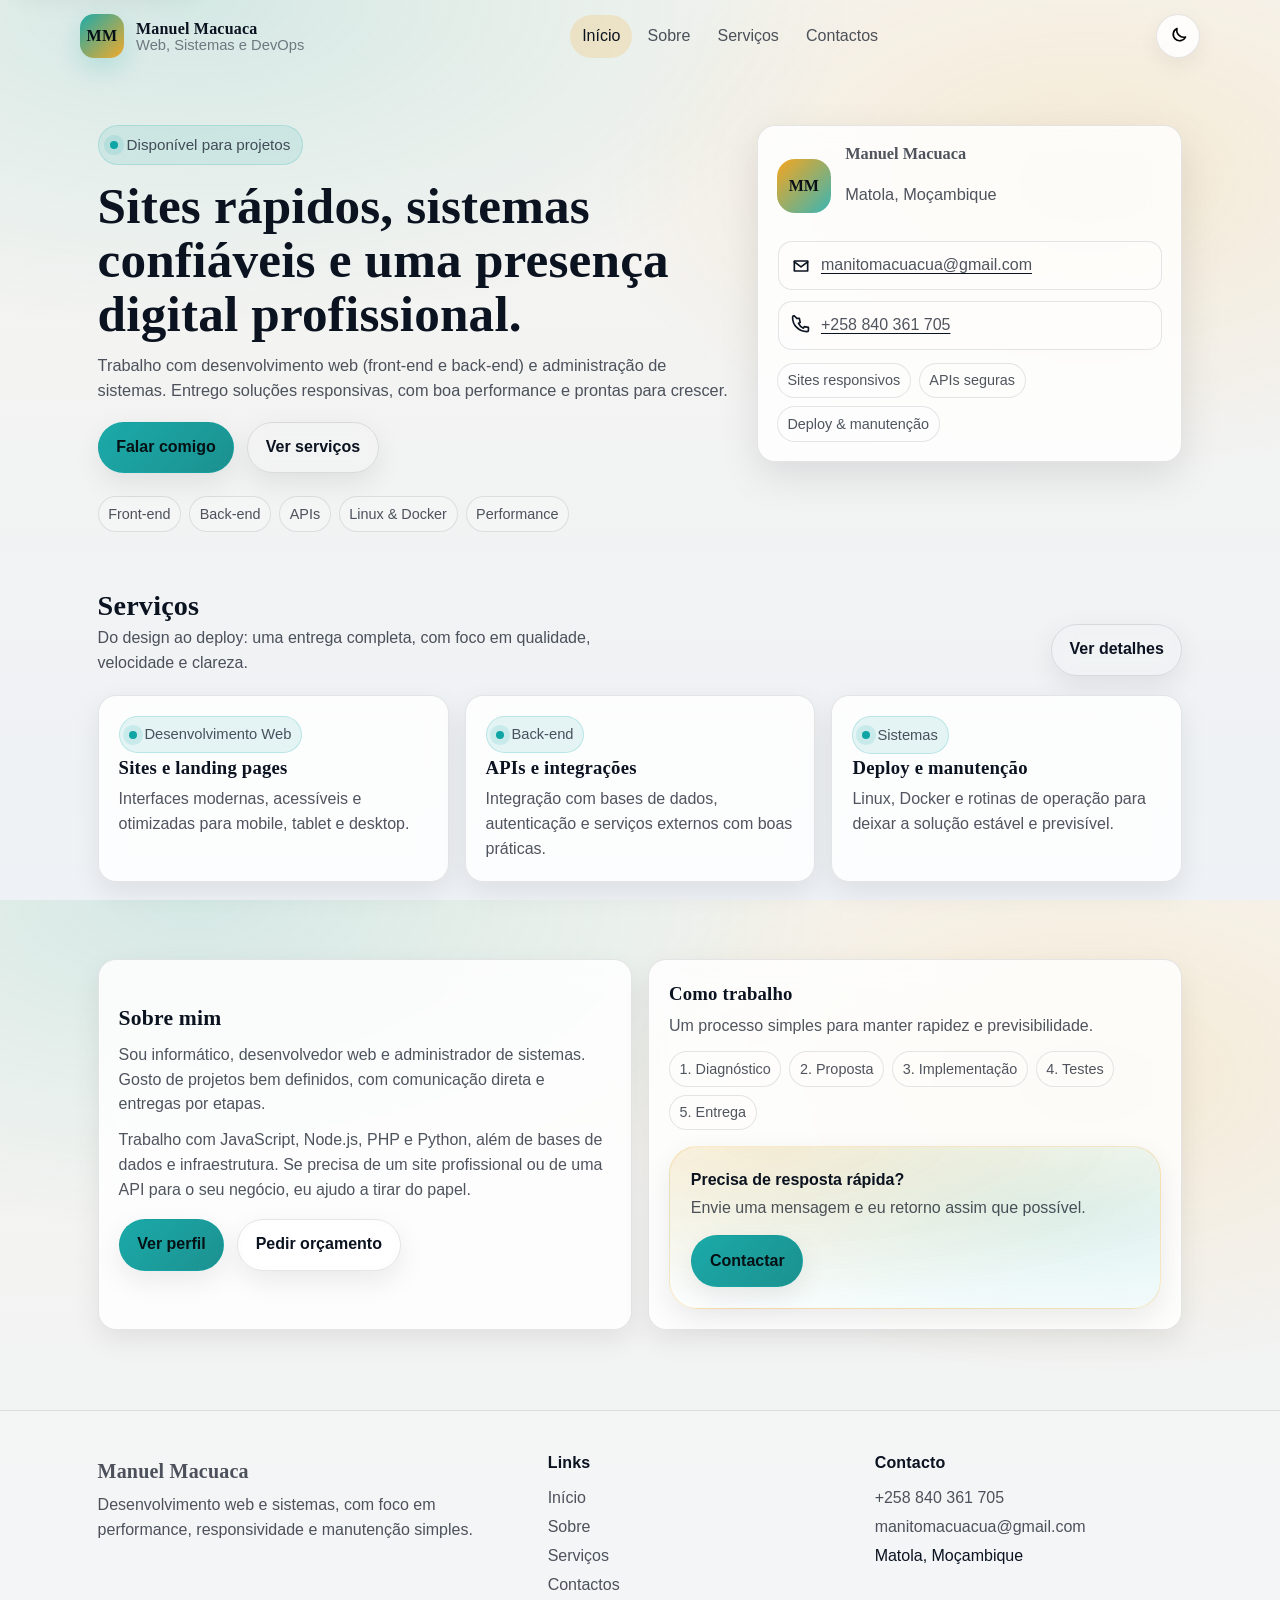
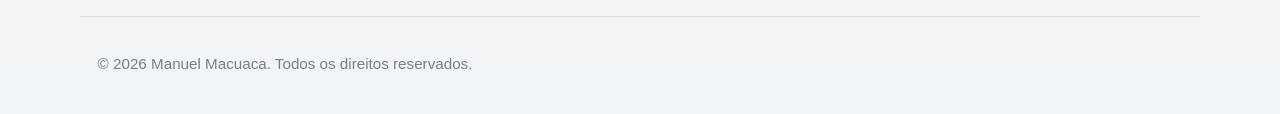
<file: index.html>
<!doctype html>
<html lang="pt-br">
  <head>
    <meta charset="utf-8">
    <meta name="viewport" content="width=device-width, initial-scale=1">
    <title>Manuel Macuaca | Desenvolvedor Web e Sistemas</title>
    <meta name="description" content="Sites modernos e responsivos, APIs seguras e apoio em sistemas. Desenvolvimento web e DevOps com foco em performance e qualidade.">
    <meta name="theme-color" content="#0ea5a4">
    <link rel="stylesheet" href="style.css">
  </head>
  <body>
    <a class="skip-link" href="#conteudo">Saltar para o conteúdo</a>

    <header class="site-header" data-header>
      <div class="container header-inner">
        <a class="brand" href="index.html" aria-label="Página inicial">
          <span class="brand-mark" aria-hidden="true">MM</span>
          <span class="brand-text">
            <span class="brand-name">Manuel Macuaca</span>
            <span class="brand-role">Web, Sistemas e DevOps</span>
          </span>
        </a>

        <nav class="site-nav" id="siteNav" data-nav aria-label="Navegação principal">
          <a href="index.html">Início</a>
          <a href="sobre.html">Sobre</a>
          <a href="servicos.html">Serviços</a>
          <a href="contactos.html">Contactos</a>
        </nav>

        <div class="header-actions">
          <button class="icon-btn" type="button" data-theme-toggle aria-label="Alternar tema" title="Alternar tema">
            <svg class="icon icon-moon" viewBox="0 0 24 24" fill="none" aria-hidden="true">
              <path d="M21 13.2A8.4 8.4 0 0 1 10.8 3a7.7 7.7 0 1 0 10.2 10.2Z" stroke="currentColor" stroke-width="2" stroke-linecap="round" stroke-linejoin="round"/>
            </svg>
            <svg class="icon icon-sun" viewBox="0 0 24 24" fill="none" aria-hidden="true">
              <path d="M12 18a6 6 0 1 0 0-12 6 6 0 0 0 0 12Z" stroke="currentColor" stroke-width="2"/>
              <path d="M12 2v2M12 20v2M4 12H2M22 12h-2M5.6 5.6 4.2 4.2M19.8 19.8l-1.4-1.4M18.4 5.6l1.4-1.4M4.2 19.8l1.4-1.4" stroke="currentColor" stroke-width="2" stroke-linecap="round"/>
            </svg>
          </button>

          <button class="icon-btn nav-btn" type="button" data-nav-toggle aria-controls="siteNav" aria-label="Abrir menu" aria-expanded="false" title="Menu">
            <svg class="icon" viewBox="0 0 24 24" fill="none" aria-hidden="true">
              <path d="M4 7h16M4 12h16M4 17h16" stroke="currentColor" stroke-width="2" stroke-linecap="round"/>
            </svg>
          </button>
        </div>
      </div>

      <div class="nav-overlay" data-nav-overlay hidden></div>
    </header>

    <main id="conteudo">
      <section class="hero">
        <div class="container hero-grid">
          <div>
            <div class="kicker"><span class="kicker-dot" aria-hidden="true"></span>Disponível para projetos</div>
            <h1>Sites rápidos, sistemas confiáveis e uma presença digital profissional.</h1>
            <p>Trabalho com desenvolvimento web (front-end e back-end) e administração de sistemas. Entrego soluções responsivas, com boa performance e prontas para crescer.</p>

            <div class="cta-row">
              <a class="btn primary" href="contactos.html">Falar comigo</a>
              <a class="btn ghost" href="servicos.html">Ver serviços</a>
            </div>

            <div class="tag-row" aria-label="Áreas principais">
              <span class="tag">Front-end</span>
              <span class="tag">Back-end</span>
              <span class="tag">APIs</span>
              <span class="tag">Linux & Docker</span>
              <span class="tag">Performance</span>
            </div>
          </div>

          <aside class="hero-card" aria-label="Cartão de contacto rápido">
            <div class="hero-card-top">
              <div class="avatar" aria-hidden="true">MM</div>
              <div>
                <p class="hero-name">Manuel Macuaca</p>
                <p class="hero-meta">Matola, Moçambique</p>
              </div>
            </div>

            <div class="contact-list">
              <a class="contact-item" href="mailto:manitomacuacua@gmail.com">
                <svg class="icon" viewBox="0 0 24 24" fill="none" aria-hidden="true">
                  <path d="M4 6h16v12H4V6Z" stroke="currentColor" stroke-width="2" stroke-linejoin="round"/>
                  <path d="m4 7 8 6 8-6" stroke="currentColor" stroke-width="2" stroke-linecap="round" stroke-linejoin="round"/>
                </svg>
                <span>manitomacuacua@gmail.com</span>
              </a>

              <a class="contact-item" href="tel:+258840361705">
                <svg class="icon" viewBox="0 0 24 24" fill="none" aria-hidden="true">
                  <path d="M7 4h3l1 5-2 1c1.2 2.5 3.3 4.7 5.9 5.9l1-2 5 1v3c0 1.1-.9 2-2 2-9.4 0-17-7.6-17-17 0-1.1.9-2 2-2Z" stroke="currentColor" stroke-width="2" stroke-linecap="round" stroke-linejoin="round"/>
                </svg>
                <span>+258 840 361 705</span>
              </a>
            </div>

            <div class="pill-list" aria-label="O que faço">
              <span class="pill">Sites responsivos</span>
              <span class="pill">APIs seguras</span>
              <span class="pill">Deploy & manutenção</span>
            </div>
          </aside>
        </div>
      </section>

      <section class="section" aria-labelledby="servicosTitulo">
        <div class="container section-header">
          <div>
            <h2 id="servicosTitulo">Serviços</h2>
            <p class="section-lead">Do design ao deploy: uma entrega completa, com foco em qualidade, velocidade e clareza.</p>
          </div>
          <a class="btn ghost" href="servicos.html">Ver detalhes</a>
        </div>

        <div class="container grid cols-3">
          <article class="card">
            <span class="badge">
              <span class="kicker-dot" aria-hidden="true"></span>
              Desenvolvimento Web
            </span>
            <h3 class="card-title">Sites e landing pages</h3>
            <p>Interfaces modernas, acessíveis e otimizadas para mobile, tablet e desktop.</p>
          </article>
          <article class="card">
            <span class="badge">
              <span class="kicker-dot" aria-hidden="true"></span>
              Back-end
            </span>
            <h3 class="card-title">APIs e integrações</h3>
            <p>Integração com bases de dados, autenticação e serviços externos com boas práticas.</p>
          </article>
          <article class="card">
            <span class="badge">
              <span class="kicker-dot" aria-hidden="true"></span>
              Sistemas
            </span>
            <h3 class="card-title">Deploy e manutenção</h3>
            <p>Linux, Docker e rotinas de operação para deixar a solução estável e previsível.</p>
          </article>
        </div>
      </section>

      <section class="section" aria-labelledby="sobreTitulo">
        <div class="container two-col">
          <div class="card prose">
            <h2 id="sobreTitulo">Sobre mim</h2>
            <p>Sou informático, desenvolvedor web e administrador de sistemas. Gosto de projetos bem definidos, com comunicação direta e entregas por etapas.</p>
            <p>
              Trabalho com JavaScript, Node.js, PHP e Python, além de bases de dados e infraestrutura.
              Se precisa de um site profissional ou de uma API para o seu negócio, eu ajudo a tirar do papel.
            </p>
            <div class="cta-row">
              <a class="btn primary" href="sobre.html">Ver perfil</a>
              <a class="btn ghost" href="contactos.html">Pedir orçamento</a>
            </div>
          </div>

          <div class="card">
            <h3 class="card-title">Como trabalho</h3>
            <p>Um processo simples para manter rapidez e previsibilidade.</p>
            <div class="pill-list" aria-label="Processo">
              <span class="pill">1. Diagnóstico</span>
              <span class="pill">2. Proposta</span>
              <span class="pill">3. Implementação</span>
              <span class="pill">4. Testes</span>
              <span class="pill">5. Entrega</span>
            </div>
            <div class="cta-band compact">
              <div class="cta-band-inner">
                <div>
                  <strong>Precisa de resposta rápida?</strong>
                  <p>Envie uma mensagem e eu retorno assim que possível.</p>
                </div>
                <a class="btn primary" href="contactos.html">Contactar</a>
              </div>
            </div>
          </div>
        </div>
      </section>
    </main>

    <footer class="site-footer">
      <div class="container footer-inner">
        <div>
          <p class="footer-title">Manuel Macuaca</p>
          <p>Desenvolvimento web e sistemas, com foco em performance, responsividade e manutenção simples.</p>
        </div>

        <div class="footer-col">
          <h3>Links</h3>
          <ul class="footer-links">
            <li><a href="index.html">Início</a></li>
            <li><a href="sobre.html">Sobre</a></li>
            <li><a href="servicos.html">Serviços</a></li>
            <li><a href="contactos.html">Contactos</a></li>
          </ul>
        </div>

        <div class="footer-col">
          <h3>Contacto</h3>
          <ul class="footer-links">
            <li><a href="tel:+258840361705">+258 840 361 705</a></li>
            <li><a href="mailto:manitomacuacua@gmail.com">manitomacuacua@gmail.com</a></li>
            <li>Matola, Moçambique</li>
          </ul>
        </div>
      </div>

      <div class="container footer-bottom">
        <p>© <span data-year></span> Manuel Macuaca. Todos os direitos reservados.</p>
      </div>
    </footer>

    <button class="to-top" type="button" data-to-top aria-label="Voltar ao topo" title="Topo">
      <svg class="icon" viewBox="0 0 24 24" fill="none" aria-hidden="true">
        <path d="M12 5v14" stroke="currentColor" stroke-width="2" stroke-linecap="round"/>
        <path d="m7 10 5-5 5 5" stroke="currentColor" stroke-width="2" stroke-linecap="round" stroke-linejoin="round"/>
      </svg>
    </button>

    <div class="toast" data-toast role="status" aria-live="polite"></div>
    <script src="script.js" defer></script>
  </body>
</html>
</file>
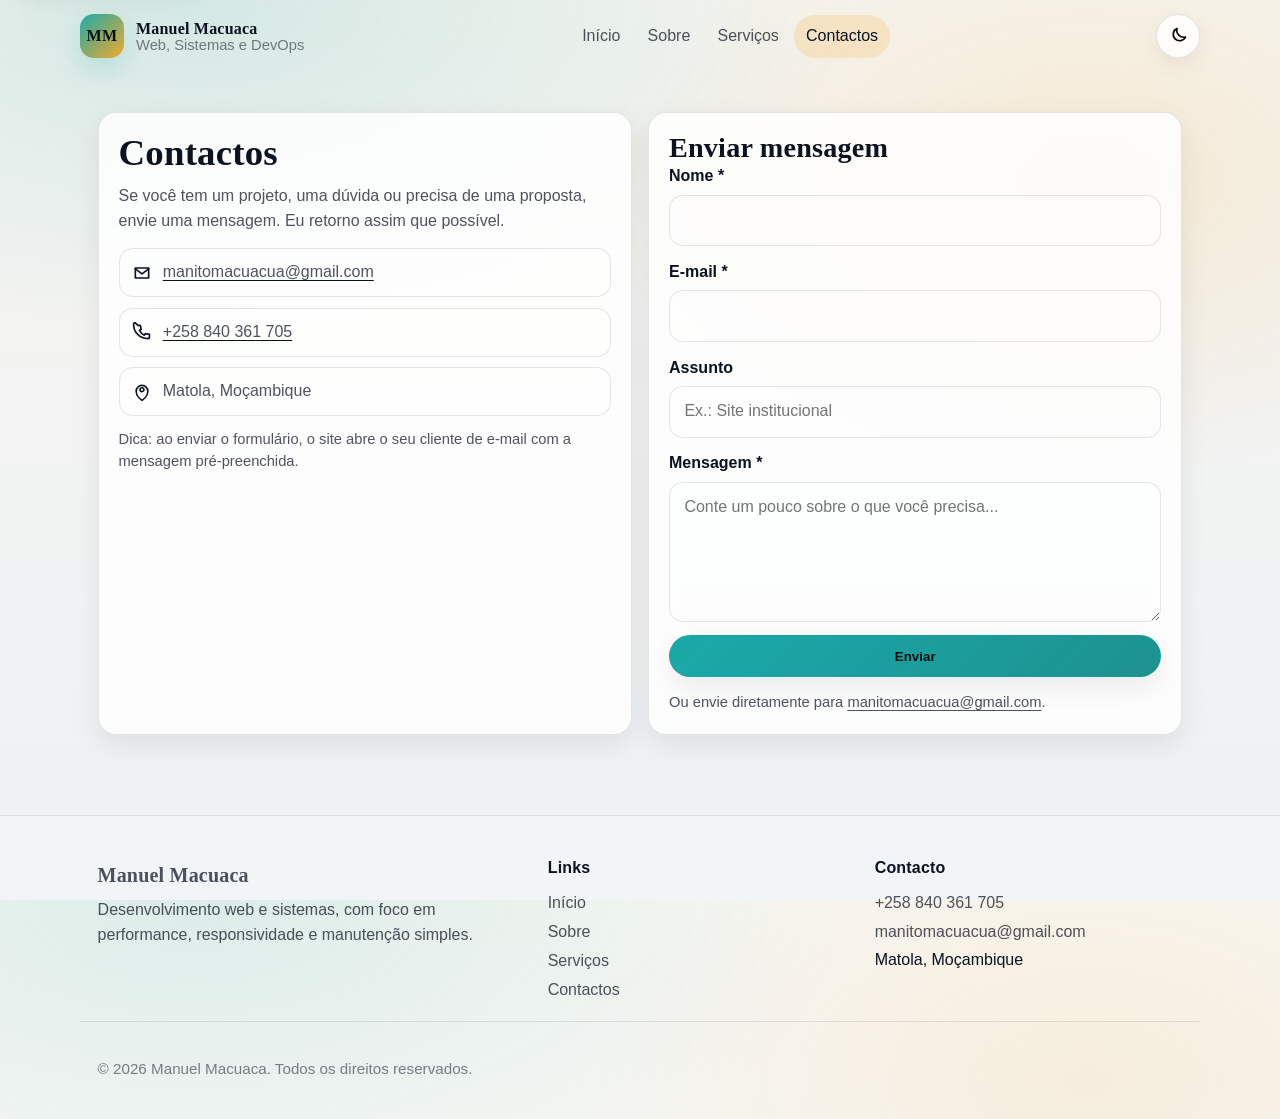
<file: contactos.html>
<!doctype html>
<html lang="pt-br">
  <head>
    <meta charset="utf-8">
    <meta name="viewport" content="width=device-width, initial-scale=1">
    <title>Contactos | Manuel Macuaca</title>
    <meta name="description" content="Entre em contacto para orçamento, dúvidas ou propostas. Resposta rápida por e-mail ou telefone.">
    <meta name="theme-color" content="#0ea5a4">
    <link rel="stylesheet" href="style.css">
  </head>
  <body>
    <a class="skip-link" href="#conteudo">Saltar para o conteúdo</a>

    <header class="site-header" data-header>
      <div class="container header-inner">
        <a class="brand" href="index.html" aria-label="Página inicial">
          <span class="brand-mark" aria-hidden="true">MM</span>
          <span class="brand-text">
            <span class="brand-name">Manuel Macuaca</span>
            <span class="brand-role">Web, Sistemas e DevOps</span>
          </span>
        </a>

        <nav class="site-nav" id="siteNav" data-nav aria-label="Navegação principal">
          <a href="index.html">Início</a>
          <a href="sobre.html">Sobre</a>
          <a href="servicos.html">Serviços</a>
          <a href="contactos.html">Contactos</a>
        </nav>

        <div class="header-actions">
          <button class="icon-btn" type="button" data-theme-toggle aria-label="Alternar tema" title="Alternar tema">
            <svg class="icon icon-moon" viewBox="0 0 24 24" fill="none" aria-hidden="true">
              <path d="M21 13.2A8.4 8.4 0 0 1 10.8 3a7.7 7.7 0 1 0 10.2 10.2Z" stroke="currentColor" stroke-width="2" stroke-linecap="round" stroke-linejoin="round"/>
            </svg>
            <svg class="icon icon-sun" viewBox="0 0 24 24" fill="none" aria-hidden="true">
              <path d="M12 18a6 6 0 1 0 0-12 6 6 0 0 0 0 12Z" stroke="currentColor" stroke-width="2"/>
              <path d="M12 2v2M12 20v2M4 12H2M22 12h-2M5.6 5.6 4.2 4.2M19.8 19.8l-1.4-1.4M18.4 5.6l1.4-1.4M4.2 19.8l1.4-1.4" stroke="currentColor" stroke-width="2" stroke-linecap="round"/>
            </svg>
          </button>

          <button class="icon-btn nav-btn" type="button" data-nav-toggle aria-controls="siteNav" aria-label="Abrir menu" aria-expanded="false" title="Menu">
            <svg class="icon" viewBox="0 0 24 24" fill="none" aria-hidden="true">
              <path d="M4 7h16M4 12h16M4 17h16" stroke="currentColor" stroke-width="2" stroke-linecap="round"/>
            </svg>
          </button>
        </div>
      </div>

      <div class="nav-overlay" data-nav-overlay hidden></div>
    </header>

    <main id="conteudo">
      <section class="section">
        <div class="container two-col">
          <div class="card prose">
            <h1>Contactos</h1>
            <p>Se você tem um projeto, uma dúvida ou precisa de uma proposta, envie uma mensagem. Eu retorno assim que possível.</p>

            <div class="contact-list" aria-label="Contactos diretos">
              <a class="contact-item" href="mailto:manitomacuacua@gmail.com">
                <svg class="icon" viewBox="0 0 24 24" fill="none" aria-hidden="true">
                  <path d="M4 6h16v12H4V6Z" stroke="currentColor" stroke-width="2" stroke-linejoin="round"/>
                  <path d="m4 7 8 6 8-6" stroke="currentColor" stroke-width="2" stroke-linecap="round" stroke-linejoin="round"/>
                </svg>
                <span>manitomacuacua@gmail.com</span>
              </a>

              <a class="contact-item" href="tel:+258840361705">
                <svg class="icon" viewBox="0 0 24 24" fill="none" aria-hidden="true">
                  <path d="M7 4h3l1 5-2 1c1.2 2.5 3.3 4.7 5.9 5.9l1-2 5 1v3c0 1.1-.9 2-2 2-9.4 0-17-7.6-17-17 0-1.1.9-2 2-2Z" stroke="currentColor" stroke-width="2" stroke-linecap="round" stroke-linejoin="round"/>
                </svg>
                <span>+258 840 361 705</span>
              </a>

              <div class="contact-item" role="note" aria-label="Localização">
                <svg class="icon" viewBox="0 0 24 24" fill="none" aria-hidden="true">
                  <path d="M12 22s7-4.4 7-11a7 7 0 0 0-14 0c0 6.6 7 11 7 11Z" stroke="currentColor" stroke-width="2" stroke-linecap="round" stroke-linejoin="round"/>
                  <path d="M12 11.5a2.3 2.3 0 1 0 0-4.6 2.3 2.3 0 0 0 0 4.6Z" stroke="currentColor" stroke-width="2"/>
                </svg>
                <span>Matola, Moçambique</span>
              </div>
            </div>

            <p class="help">Dica: ao enviar o formulário, o site abre o seu cliente de e-mail com a mensagem pré-preenchida.</p>
          </div>

          <div class="card">
            <h2 class="card-title">Enviar mensagem</h2>

            <form class="form" data-contact-form data-email-to="manitomacuacua@gmail.com" novalidate>
              <div class="field">
                <label class="label" for="nome">Nome *</label>
                <input id="nome" name="nome" type="text" autocomplete="name" required>
              </div>

              <div class="field">
                <label class="label" for="email">E-mail *</label>
                <input id="email" name="email" type="email" autocomplete="email" required>
              </div>

              <div class="field">
                <label class="label" for="assunto">Assunto</label>
                <input id="assunto" name="assunto" type="text" autocomplete="off" placeholder="Ex.: Site institucional">
              </div>

              <div class="field">
                <label class="label" for="mensagem">Mensagem *</label>
                <textarea id="mensagem" name="mensagem" required placeholder="Conte um pouco sobre o que você precisa..."></textarea>
              </div>

              <div class="sr-only" aria-hidden="true">
                <label for="website">Website</label>
                <input id="website" name="website" type="text" tabindex="-1" autocomplete="off">
              </div>

              <button class="btn primary" type="submit">Enviar</button>
              <p class="help">Ou envie diretamente para <a href="mailto:manitomacuacua@gmail.com">manitomacuacua@gmail.com</a>.</p>
            </form>
          </div>
        </div>
      </section>
    </main>

    <footer class="site-footer">
      <div class="container footer-inner">
        <div>
          <p class="footer-title">Manuel Macuaca</p>
          <p>Desenvolvimento web e sistemas, com foco em performance, responsividade e manutenção simples.</p>
        </div>

        <div class="footer-col">
          <h3>Links</h3>
          <ul class="footer-links">
            <li><a href="index.html">Início</a></li>
            <li><a href="sobre.html">Sobre</a></li>
            <li><a href="servicos.html">Serviços</a></li>
            <li><a href="contactos.html">Contactos</a></li>
          </ul>
        </div>

        <div class="footer-col">
          <h3>Contacto</h3>
          <ul class="footer-links">
            <li><a href="tel:+258840361705">+258 840 361 705</a></li>
            <li><a href="mailto:manitomacuacua@gmail.com">manitomacuacua@gmail.com</a></li>
            <li>Matola, Moçambique</li>
          </ul>
        </div>
      </div>

      <div class="container footer-bottom">
        <p>© <span data-year></span> Manuel Macuaca. Todos os direitos reservados.</p>
      </div>
    </footer>

    <button class="to-top" type="button" data-to-top aria-label="Voltar ao topo" title="Topo">
      <svg class="icon" viewBox="0 0 24 24" fill="none" aria-hidden="true">
        <path d="M12 5v14" stroke="currentColor" stroke-width="2" stroke-linecap="round"/>
        <path d="m7 10 5-5 5 5" stroke="currentColor" stroke-width="2" stroke-linecap="round" stroke-linejoin="round"/>
      </svg>
    </button>

    <div class="toast" data-toast role="status" aria-live="polite"></div>
    <script src="script.js" defer></script>
  </body>
</html>
</file>
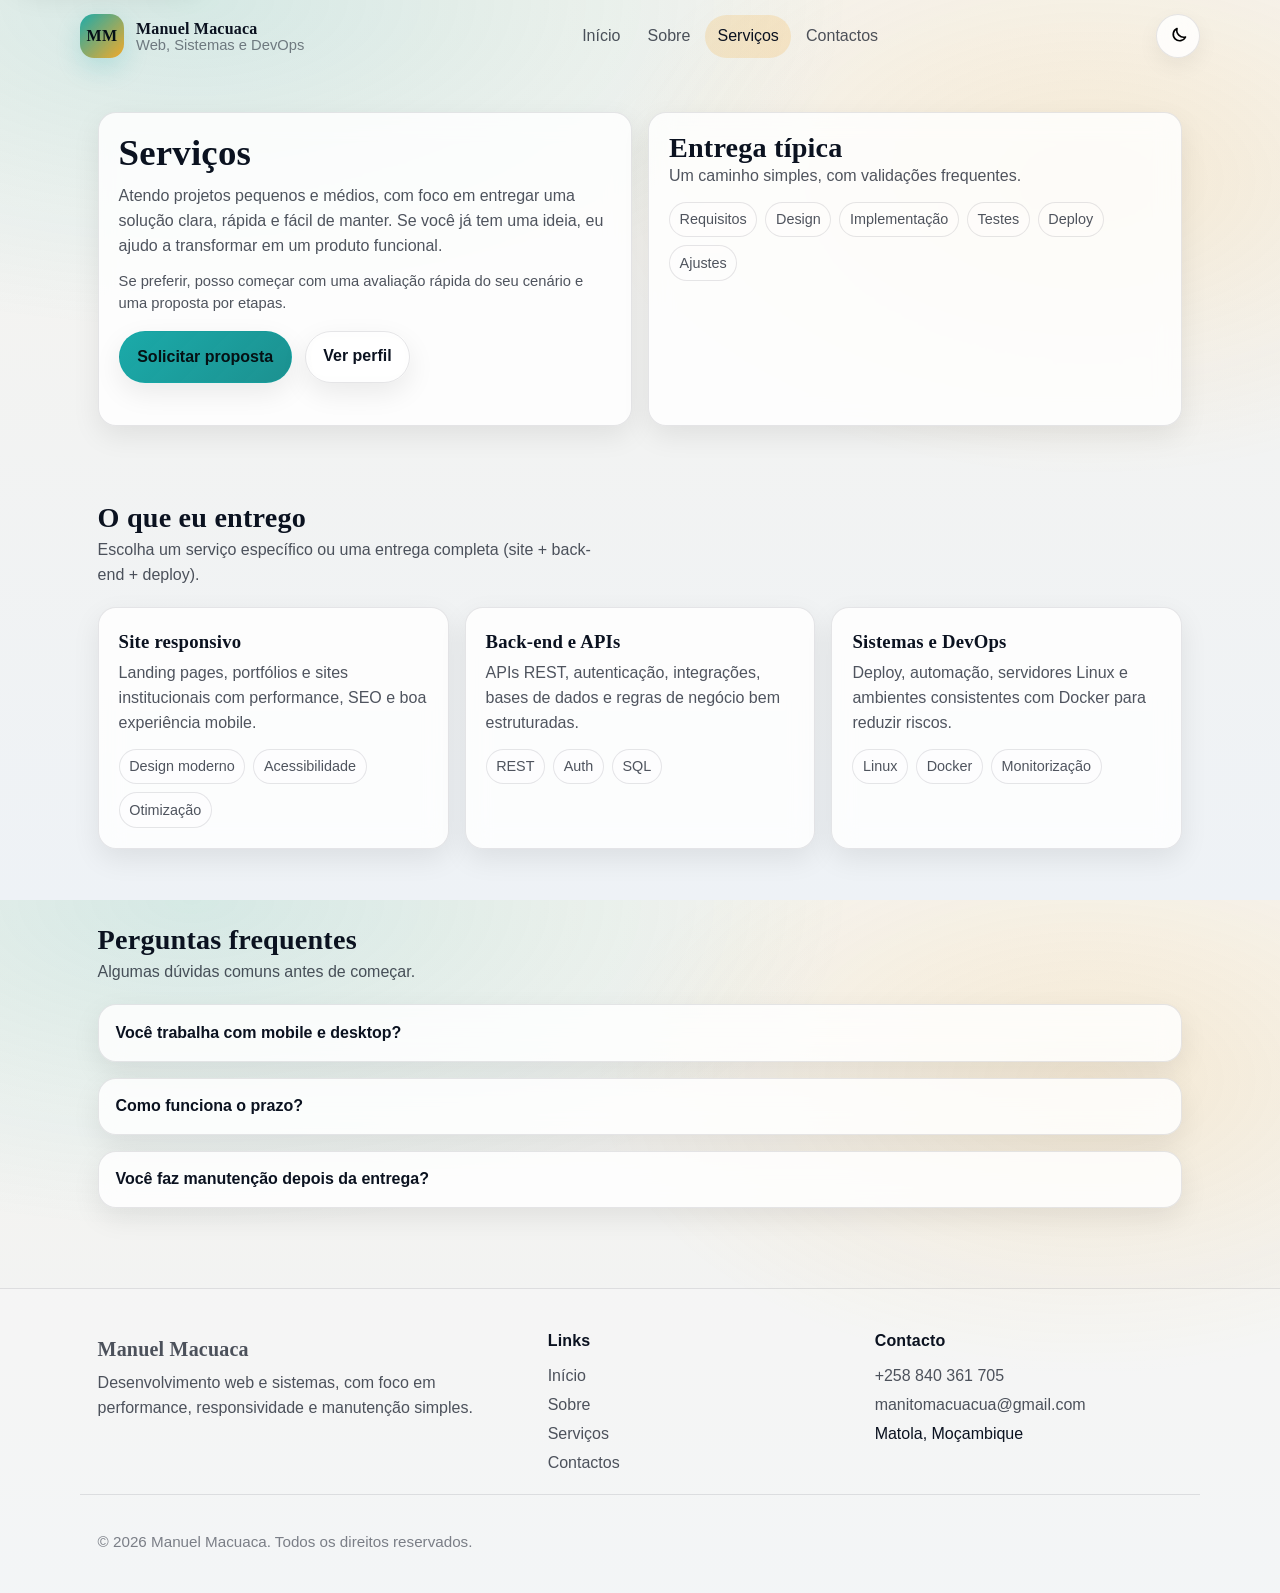
<file: servicos.html>
<!doctype html>
<html lang="pt-br">
  <head>
    <meta charset="utf-8">
    <meta name="viewport" content="width=device-width, initial-scale=1">
    <title>Serviços | Manuel Macuaca</title>
    <meta name="description" content="Serviços de desenvolvimento web e sistemas: sites responsivos, APIs, integrações, deploy com Linux e Docker, e otimização de performance.">
    <meta name="theme-color" content="#0ea5a4">
    <link rel="stylesheet" href="style.css">
  </head>
  <body>
    <a class="skip-link" href="#conteudo">Saltar para o conteúdo</a>

    <header class="site-header" data-header>
      <div class="container header-inner">
        <a class="brand" href="index.html" aria-label="Página inicial">
          <span class="brand-mark" aria-hidden="true">MM</span>
          <span class="brand-text">
            <span class="brand-name">Manuel Macuaca</span>
            <span class="brand-role">Web, Sistemas e DevOps</span>
          </span>
        </a>

        <nav class="site-nav" id="siteNav" data-nav aria-label="Navegação principal">
          <a href="index.html">Início</a>
          <a href="sobre.html">Sobre</a>
          <a href="servicos.html">Serviços</a>
          <a href="contactos.html">Contactos</a>
        </nav>

        <div class="header-actions">
          <button class="icon-btn" type="button" data-theme-toggle aria-label="Alternar tema" title="Alternar tema">
            <svg class="icon icon-moon" viewBox="0 0 24 24" fill="none" aria-hidden="true">
              <path d="M21 13.2A8.4 8.4 0 0 1 10.8 3a7.7 7.7 0 1 0 10.2 10.2Z" stroke="currentColor" stroke-width="2" stroke-linecap="round" stroke-linejoin="round"/>
            </svg>
            <svg class="icon icon-sun" viewBox="0 0 24 24" fill="none" aria-hidden="true">
              <path d="M12 18a6 6 0 1 0 0-12 6 6 0 0 0 0 12Z" stroke="currentColor" stroke-width="2"/>
              <path d="M12 2v2M12 20v2M4 12H2M22 12h-2M5.6 5.6 4.2 4.2M19.8 19.8l-1.4-1.4M18.4 5.6l1.4-1.4M4.2 19.8l1.4-1.4" stroke="currentColor" stroke-width="2" stroke-linecap="round"/>
            </svg>
          </button>

          <button class="icon-btn nav-btn" type="button" data-nav-toggle aria-controls="siteNav" aria-label="Abrir menu" aria-expanded="false" title="Menu">
            <svg class="icon" viewBox="0 0 24 24" fill="none" aria-hidden="true">
              <path d="M4 7h16M4 12h16M4 17h16" stroke="currentColor" stroke-width="2" stroke-linecap="round"/>
            </svg>
          </button>
        </div>
      </div>

      <div class="nav-overlay" data-nav-overlay hidden></div>
    </header>

    <main id="conteudo">
      <section class="section">
        <div class="container two-col">
          <div class="card prose">
            <h1>Serviços</h1>
            <p>Atendo projetos pequenos e médios, com foco em entregar uma solução clara, rápida e fácil de manter. Se você já tem uma ideia, eu ajudo a transformar em um produto funcional.</p>
            <p class="help">Se preferir, posso começar com uma avaliação rápida do seu cenário e uma proposta por etapas.</p>

            <div class="cta-row">
              <a class="btn primary" href="contactos.html">Solicitar proposta</a>
              <a class="btn ghost" href="sobre.html">Ver perfil</a>
            </div>
          </div>

          <div class="card">
            <h2 class="card-title">Entrega típica</h2>
            <p>Um caminho simples, com validações frequentes.</p>
            <div class="pill-list">
              <span class="pill">Requisitos</span>
              <span class="pill">Design</span>
              <span class="pill">Implementação</span>
              <span class="pill">Testes</span>
              <span class="pill">Deploy</span>
              <span class="pill">Ajustes</span>
            </div>
          </div>
        </div>
      </section>

      <section class="section" aria-labelledby="listaServicos">
        <div class="container section-header">
          <div>
            <h2 id="listaServicos">O que eu entrego</h2>
            <p class="section-lead">Escolha um serviço específico ou uma entrega completa (site + back-end + deploy).</p>
          </div>
        </div>

        <div class="container grid cols-3">
          <article class="card">
            <h3 class="card-title">Site responsivo</h3>
            <p>Landing pages, portfólios e sites institucionais com performance, SEO e boa experiência mobile.</p>
            <div class="pill-list" aria-label="Inclui">
              <span class="pill">Design moderno</span>
              <span class="pill">Acessibilidade</span>
              <span class="pill">Otimização</span>
            </div>
          </article>

          <article class="card">
            <h3 class="card-title">Back-end e APIs</h3>
            <p>APIs REST, autenticação, integrações, bases de dados e regras de negócio bem estruturadas.</p>
            <div class="pill-list" aria-label="Inclui">
              <span class="pill">REST</span>
              <span class="pill">Auth</span>
              <span class="pill">SQL</span>
            </div>
          </article>

          <article class="card">
            <h3 class="card-title">Sistemas e DevOps</h3>
            <p>Deploy, automação, servidores Linux e ambientes consistentes com Docker para reduzir riscos.</p>
            <div class="pill-list" aria-label="Inclui">
              <span class="pill">Linux</span>
              <span class="pill">Docker</span>
              <span class="pill">Monitorização</span>
            </div>
          </article>
        </div>
      </section>

      <section class="section" aria-labelledby="faqTitulo">
        <div class="container section-header">
          <div>
            <h2 id="faqTitulo">Perguntas frequentes</h2>
            <p class="section-lead">Algumas dúvidas comuns antes de começar.</p>
          </div>
        </div>

        <div class="container grid">
          <details>
            <summary>Você trabalha com mobile e desktop?</summary>
            <p>Sim. Os layouts são responsivos e testados para mobile, tablet e desktop.</p>
          </details>
          <details>
            <summary>Como funciona o prazo?</summary>
            <p>Definimos o escopo e entregamos por etapas. Assim você valida cedo e reduz retrabalho.</p>
          </details>
          <details>
            <summary>Você faz manutenção depois da entrega?</summary>
            <p>Sim. Posso apoiar com melhorias, correções e evolução do projeto conforme a necessidade.</p>
          </details>
        </div>
      </section>
    </main>

    <footer class="site-footer">
      <div class="container footer-inner">
        <div>
          <p class="footer-title">Manuel Macuaca</p>
          <p>Desenvolvimento web e sistemas, com foco em performance, responsividade e manutenção simples.</p>
        </div>

        <div class="footer-col">
          <h3>Links</h3>
          <ul class="footer-links">
            <li><a href="index.html">Início</a></li>
            <li><a href="sobre.html">Sobre</a></li>
            <li><a href="servicos.html">Serviços</a></li>
            <li><a href="contactos.html">Contactos</a></li>
          </ul>
        </div>

        <div class="footer-col">
          <h3>Contacto</h3>
          <ul class="footer-links">
            <li><a href="tel:+258840361705">+258 840 361 705</a></li>
            <li><a href="mailto:manitomacuacua@gmail.com">manitomacuacua@gmail.com</a></li>
            <li>Matola, Moçambique</li>
          </ul>
        </div>
      </div>

      <div class="container footer-bottom">
        <p>© <span data-year></span> Manuel Macuaca. Todos os direitos reservados.</p>
      </div>
    </footer>

    <button class="to-top" type="button" data-to-top aria-label="Voltar ao topo" title="Topo">
      <svg class="icon" viewBox="0 0 24 24" fill="none" aria-hidden="true">
        <path d="M12 5v14" stroke="currentColor" stroke-width="2" stroke-linecap="round"/>
        <path d="m7 10 5-5 5 5" stroke="currentColor" stroke-width="2" stroke-linecap="round" stroke-linejoin="round"/>
      </svg>
    </button>

    <div class="toast" data-toast role="status" aria-live="polite"></div>
    <script src="script.js" defer></script>
  </body>
</html>
</file>
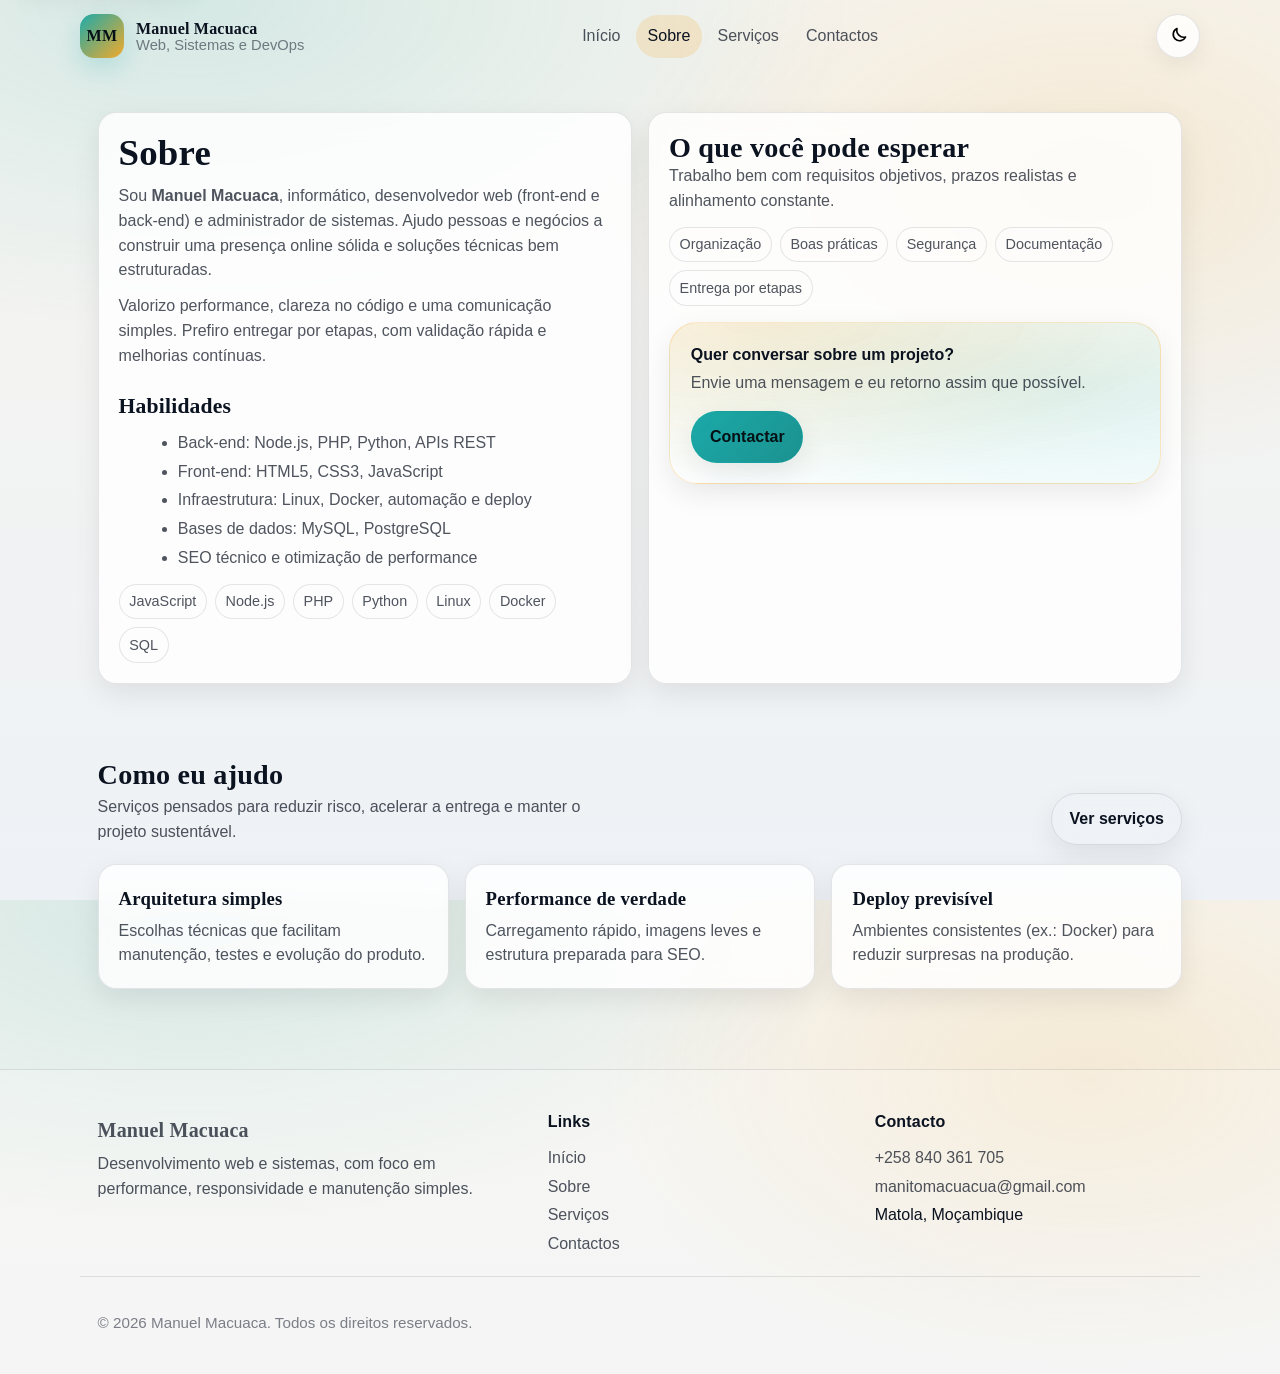
<file: sobre.html>
<!doctype html>
<html lang="pt-br">
  <head>
    <meta charset="utf-8">
    <meta name="viewport" content="width=device-width, initial-scale=1">
    <title>Sobre | Manuel Macuaca</title>
    <meta name="description" content="Conheça o meu perfil: desenvolvimento web, administração de sistemas e experiência com APIs, bases de dados e infraestrutura.">
    <meta name="theme-color" content="#0ea5a4">
    <link rel="stylesheet" href="style.css">
  </head>
  <body>
    <a class="skip-link" href="#conteudo">Saltar para o conteúdo</a>

    <header class="site-header" data-header>
      <div class="container header-inner">
        <a class="brand" href="index.html" aria-label="Página inicial">
          <span class="brand-mark" aria-hidden="true">MM</span>
          <span class="brand-text">
            <span class="brand-name">Manuel Macuaca</span>
            <span class="brand-role">Web, Sistemas e DevOps</span>
          </span>
        </a>

        <nav class="site-nav" id="siteNav" data-nav aria-label="Navegação principal">
          <a href="index.html">Início</a>
          <a href="sobre.html">Sobre</a>
          <a href="servicos.html">Serviços</a>
          <a href="contactos.html">Contactos</a>
        </nav>

        <div class="header-actions">
          <button class="icon-btn" type="button" data-theme-toggle aria-label="Alternar tema" title="Alternar tema">
            <svg class="icon icon-moon" viewBox="0 0 24 24" fill="none" aria-hidden="true">
              <path d="M21 13.2A8.4 8.4 0 0 1 10.8 3a7.7 7.7 0 1 0 10.2 10.2Z" stroke="currentColor" stroke-width="2" stroke-linecap="round" stroke-linejoin="round"/>
            </svg>
            <svg class="icon icon-sun" viewBox="0 0 24 24" fill="none" aria-hidden="true">
              <path d="M12 18a6 6 0 1 0 0-12 6 6 0 0 0 0 12Z" stroke="currentColor" stroke-width="2"/>
              <path d="M12 2v2M12 20v2M4 12H2M22 12h-2M5.6 5.6 4.2 4.2M19.8 19.8l-1.4-1.4M18.4 5.6l1.4-1.4M4.2 19.8l1.4-1.4" stroke="currentColor" stroke-width="2" stroke-linecap="round"/>
            </svg>
          </button>

          <button class="icon-btn nav-btn" type="button" data-nav-toggle aria-controls="siteNav" aria-label="Abrir menu" aria-expanded="false" title="Menu">
            <svg class="icon" viewBox="0 0 24 24" fill="none" aria-hidden="true">
              <path d="M4 7h16M4 12h16M4 17h16" stroke="currentColor" stroke-width="2" stroke-linecap="round"/>
            </svg>
          </button>
        </div>
      </div>

      <div class="nav-overlay" data-nav-overlay hidden></div>
    </header>

    <main id="conteudo">
      <section class="section">
        <div class="container two-col">
          <div class="card prose">
            <h1>Sobre</h1>
            <p>Sou <strong>Manuel Macuaca</strong>, informático, desenvolvedor web (front-end e back-end) e administrador de sistemas. Ajudo pessoas e negócios a construir uma presença online sólida e soluções técnicas bem estruturadas.</p>
            <p>Valorizo performance, clareza no código e uma comunicação simples. Prefiro entregar por etapas, com validação rápida e melhorias contínuas.</p>

            <h2>Habilidades</h2>
            <ul>
              <li>Back-end: Node.js, PHP, Python, APIs REST</li>
              <li>Front-end: HTML5, CSS3, JavaScript</li>
              <li>Infraestrutura: Linux, Docker, automação e deploy</li>
              <li>Bases de dados: MySQL, PostgreSQL</li>
              <li>SEO técnico e otimização de performance</li>
            </ul>

            <div class="pill-list" aria-label="Tecnologias">
              <span class="pill">JavaScript</span>
              <span class="pill">Node.js</span>
              <span class="pill">PHP</span>
              <span class="pill">Python</span>
              <span class="pill">Linux</span>
              <span class="pill">Docker</span>
              <span class="pill">SQL</span>
            </div>
          </div>

          <div class="card">
            <h2 class="card-title">O que você pode esperar</h2>
            <p>Trabalho bem com requisitos objetivos, prazos realistas e alinhamento constante.</p>
            <div class="pill-list" aria-label="Pontos fortes">
              <span class="pill">Organização</span>
              <span class="pill">Boas práticas</span>
              <span class="pill">Segurança</span>
              <span class="pill">Documentação</span>
              <span class="pill">Entrega por etapas</span>
            </div>

            <div class="cta-band compact">
              <div class="cta-band-inner">
                <div>
                  <strong>Quer conversar sobre um projeto?</strong>
                  <p>Envie uma mensagem e eu retorno assim que possível.</p>
                </div>
                <a class="btn primary" href="contactos.html">Contactar</a>
              </div>
            </div>
          </div>
        </div>
      </section>

      <section class="section" aria-labelledby="trabalhoTitulo">
        <div class="container section-header">
          <div>
            <h2 id="trabalhoTitulo">Como eu ajudo</h2>
            <p class="section-lead">Serviços pensados para reduzir risco, acelerar a entrega e manter o projeto sustentável.</p>
          </div>
          <a class="btn ghost" href="servicos.html">Ver serviços</a>
        </div>

        <div class="container grid cols-3">
          <article class="card">
            <h3 class="card-title">Arquitetura simples</h3>
            <p>Escolhas técnicas que facilitam manutenção, testes e evolução do produto.</p>
          </article>
          <article class="card">
            <h3 class="card-title">Performance de verdade</h3>
            <p>Carregamento rápido, imagens leves e estrutura preparada para SEO.</p>
          </article>
          <article class="card">
            <h3 class="card-title">Deploy previsível</h3>
            <p>Ambientes consistentes (ex.: Docker) para reduzir surpresas na produção.</p>
          </article>
        </div>
      </section>
    </main>

    <footer class="site-footer">
      <div class="container footer-inner">
        <div>
          <p class="footer-title">Manuel Macuaca</p>
          <p>Desenvolvimento web e sistemas, com foco em performance, responsividade e manutenção simples.</p>
        </div>

        <div class="footer-col">
          <h3>Links</h3>
          <ul class="footer-links">
            <li><a href="index.html">Início</a></li>
            <li><a href="sobre.html">Sobre</a></li>
            <li><a href="servicos.html">Serviços</a></li>
            <li><a href="contactos.html">Contactos</a></li>
          </ul>
        </div>

        <div class="footer-col">
          <h3>Contacto</h3>
          <ul class="footer-links">
            <li><a href="tel:+258840361705">+258 840 361 705</a></li>
            <li><a href="mailto:manitomacuacua@gmail.com">manitomacuacua@gmail.com</a></li>
            <li>Matola, Moçambique</li>
          </ul>
        </div>
      </div>

      <div class="container footer-bottom">
        <p>© <span data-year></span> Manuel Macuaca. Todos os direitos reservados.</p>
      </div>
    </footer>

    <button class="to-top" type="button" data-to-top aria-label="Voltar ao topo" title="Topo">
      <svg class="icon" viewBox="0 0 24 24" fill="none" aria-hidden="true">
        <path d="M12 5v14" stroke="currentColor" stroke-width="2" stroke-linecap="round"/>
        <path d="m7 10 5-5 5 5" stroke="currentColor" stroke-width="2" stroke-linecap="round" stroke-linejoin="round"/>
      </svg>
    </button>

    <div class="toast" data-toast role="status" aria-live="polite"></div>
    <script src="script.js" defer></script>
  </body>
</html>
</file>
<file: style.css>
:root {
  color-scheme: light;

  --bg: #f6f4ef;
  --bg-2: #eef2f6;
  --surface: rgba(255, 255, 255, 0.82);
  --surface-2: #ffffff;
  --text: #0b1220;
  --muted: rgba(11, 18, 32, 0.72);
  --muted-2: rgba(11, 18, 32, 0.52);
  --border: rgba(11, 18, 32, 0.10);

  --accent: #0ea5a4;
  --accent-2: #f59e0b;
  --danger: #ef4444;

  --shadow: 0 14px 40px rgba(9, 11, 16, 0.10);
  --shadow-2: 0 10px 28px rgba(9, 11, 16, 0.08);

  --radius: 18px;
  --radius-sm: 12px;
  --container: 1120px;

  --font-body: ui-sans-serif, "Segoe UI Variable Text", "Trebuchet MS", "Noto Sans", sans-serif;
  --font-display: ui-serif, "Iowan Old Style", "Palatino Linotype", Palatino, serif;
}

html.theme-dark {
  color-scheme: dark;

  --bg: #070b13;
  --bg-2: #0b1220;
  --surface: rgba(16, 23, 35, 0.72);
  --surface-2: rgba(16, 23, 35, 0.92);
  --text: rgba(247, 249, 252, 0.92);
  --muted: rgba(247, 249, 252, 0.70);
  --muted-2: rgba(247, 249, 252, 0.54);
  --border: rgba(247, 249, 252, 0.12);

  --shadow: 0 18px 50px rgba(0, 0, 0, 0.34);
  --shadow-2: 0 12px 34px rgba(0, 0, 0, 0.26);
}

*,
*::before,
*::after {
  box-sizing: border-box;
}

html,
body {
  height: 100%;
}

body {
  margin: 0;
  font-family: var(--font-body);
  color: var(--text);
  line-height: 1.55;
  background: radial-gradient(1200px 600px at 15% 0%, rgba(14, 165, 164, 0.14), transparent 55%),
    radial-gradient(900px 540px at 85% 20%, rgba(245, 158, 11, 0.12), transparent 55%),
    linear-gradient(180deg, var(--bg), var(--bg-2));
}

img {
  max-width: 100%;
  height: auto;
  display: block;
}

a {
  color: inherit;
  text-decoration-thickness: 1px;
  text-underline-offset: 3px;
}

::selection {
  background: rgba(14, 165, 164, 0.22);
}

.container {
  max-width: var(--container);
  margin: 0 auto;
  padding: 0 1.1rem;
}

.sr-only {
  position: absolute !important;
  width: 1px;
  height: 1px;
  padding: 0;
  margin: -1px;
  overflow: hidden;
  clip: rect(0, 0, 0, 0);
  white-space: nowrap;
  border: 0;
}

.skip-link {
  position: absolute;
  top: 0.8rem;
  left: 0.8rem;
  padding: 0.6rem 0.8rem;
  border-radius: 999px;
  background: var(--surface-2);
  border: 1px solid var(--border);
  box-shadow: var(--shadow-2);
  transform: translateY(-160%);
  transition: transform 180ms ease;
  z-index: 9999;
}

.skip-link:focus {
  transform: translateY(0);
  outline: none;
}

:focus-visible {
  outline: 3px solid rgba(245, 158, 11, 0.65);
  outline-offset: 2px;
  border-radius: 8px;
}

/* Header */
.site-header {
  position: sticky;
  top: 0;
  z-index: 1200;
  border-bottom: 1px solid rgba(0, 0, 0, 0);
  background: rgba(255, 255, 255, 0);
  transition: background 220ms ease, border-color 220ms ease;
}

html.theme-dark .site-header {
  border-bottom: 1px solid rgba(0, 0, 0, 0);
}

.site-header.is-scrolled {
  background: rgba(246, 244, 239, 0.76);
  border-bottom: 1px solid var(--border);
  backdrop-filter: blur(10px);
}

html.theme-dark .site-header.is-scrolled {
  background: rgba(7, 11, 19, 0.64);
}

.header-inner {
  display: flex;
  align-items: center;
  justify-content: space-between;
  padding: 0.9rem 0;
  gap: 0.9rem;
}

.brand {
  display: flex;
  align-items: center;
  gap: 0.75rem;
  text-decoration: none;
  min-width: 190px;
}

.brand-mark {
  width: 44px;
  height: 44px;
  border-radius: 14px;
  display: grid;
  place-items: center;
  background: linear-gradient(135deg, rgba(14, 165, 164, 0.92), rgba(245, 158, 11, 0.86));
  color: #061017;
  font-family: var(--font-display);
  font-weight: 700;
  letter-spacing: 0.5px;
  box-shadow: 0 10px 26px rgba(14, 165, 164, 0.20);
}

.brand-text {
  display: grid;
}

.brand-name {
  font-family: var(--font-display);
  font-weight: 800;
  letter-spacing: 0.2px;
  line-height: 1.1;
}

.brand-role {
  color: var(--muted-2);
  font-size: 0.92rem;
  line-height: 1.1;
}

.site-nav {
  display: flex;
  align-items: center;
  gap: 0.2rem;
}

.site-nav a {
  padding: 0.55rem 0.75rem;
  border-radius: 999px;
  text-decoration: none;
  color: var(--muted);
  transition: background 160ms ease, color 160ms ease, transform 160ms ease;
}

.site-nav a:hover {
  background: rgba(14, 165, 164, 0.10);
  color: var(--text);
}

.site-nav a[aria-current="page"] {
  background: rgba(245, 158, 11, 0.16);
  color: var(--text);
}

.header-actions {
  display: flex;
  align-items: center;
  gap: 0.5rem;
}

.icon-btn {
  width: 44px;
  height: 44px;
  border-radius: 999px;
  border: 1px solid var(--border);
  background: var(--surface);
  backdrop-filter: blur(10px);
  display: grid;
  place-items: center;
  cursor: pointer;
  box-shadow: 0 8px 22px rgba(9, 11, 16, 0.06);
}

.icon-btn:hover {
  transform: translateY(-1px);
}

.icon {
  width: 20px;
  height: 20px;
}

.icon-sun {
  display: none;
}

html.theme-dark .icon-sun {
  display: block;
}

html.theme-dark .icon-moon {
  display: none;
}

.nav-btn {
  display: none;
}

.nav-overlay {
  position: fixed;
  inset: 0;
  background: rgba(0, 0, 0, 0.45);
  opacity: 0;
  transition: opacity 180ms ease;
  z-index: 1250;
}

html.nav-open .nav-overlay {
  opacity: 1;
}

/* Hero */
.hero {
  padding: clamp(2.2rem, 4vw, 4rem) 0 1.3rem;
}

.hero-grid {
  display: grid;
  grid-template-columns: 1.2fr 0.8fr;
  gap: 1.4rem;
  align-items: start;
}

.kicker {
  display: inline-flex;
  align-items: center;
  gap: 0.55rem;
  padding: 0.45rem 0.7rem;
  border-radius: 999px;
  background: rgba(14, 165, 164, 0.10);
  border: 1px solid rgba(14, 165, 164, 0.18);
  color: var(--muted);
  font-size: 0.95rem;
}

.kicker-dot {
  width: 8px;
  height: 8px;
  border-radius: 999px;
  background: var(--accent);
  box-shadow: 0 0 0 6px rgba(14, 165, 164, 0.12);
}

.hero h1 {
  margin: 0.9rem 0 0.75rem;
  font-family: var(--font-display);
  font-weight: 900;
  letter-spacing: 0.2px;
  font-size: clamp(2.05rem, 4.2vw, 3.2rem);
  line-height: 1.05;
}

.hero p {
  margin: 0 0 1.2rem;
  color: var(--muted);
  font-size: clamp(1.02rem, 1.1vw, 1.08rem);
}

.cta-row {
  display: flex;
  flex-wrap: wrap;
  gap: 0.8rem;
  align-items: center;
  margin: 1rem 0 1.4rem;
}

.btn {
  display: inline-flex;
  align-items: center;
  justify-content: center;
  gap: 0.55rem;
  padding: 0.78rem 1.1rem;
  border-radius: 999px;
  border: 1px solid var(--border);
  background: var(--surface);
  backdrop-filter: blur(10px);
  box-shadow: var(--shadow-2);
  text-decoration: none;
  font-weight: 700;
  color: var(--text);
  transition: transform 160ms ease, box-shadow 160ms ease, background 160ms ease;
}

.btn:hover {
  transform: translateY(-1px);
  box-shadow: var(--shadow);
}

.btn.primary {
  border-color: rgba(14, 165, 164, 0.28);
  background: linear-gradient(135deg, rgba(14, 165, 164, 0.95), rgba(9, 136, 135, 0.92));
  color: #051114;
}

.btn.ghost {
  background: transparent;
}

.tag-row {
  display: flex;
  flex-wrap: wrap;
  gap: 0.5rem;
}

.tag {
  padding: 0.35rem 0.6rem;
  border-radius: 999px;
  border: 1px solid var(--border);
  background: rgba(255, 255, 255, 0.22);
  color: var(--muted);
  font-size: 0.9rem;
}

html.theme-dark .tag {
  background: rgba(0, 0, 0, 0.16);
}

.hero-card {
  border-radius: var(--radius);
  border: 1px solid var(--border);
  background: var(--surface);
  backdrop-filter: blur(12px);
  box-shadow: var(--shadow);
  padding: 1.2rem;
}

.hero-card-top {
  display: flex;
  align-items: center;
  gap: 0.9rem;
  margin-bottom: 0.9rem;
}

.avatar {
  width: 54px;
  height: 54px;
  border-radius: 18px;
  background: linear-gradient(135deg, rgba(245, 158, 11, 0.92), rgba(14, 165, 164, 0.82));
  display: grid;
  place-items: center;
  color: #091018;
  font-family: var(--font-display);
  font-weight: 800;
}

.hero-name {
  margin: 0;
  font-family: var(--font-display);
  font-weight: 900;
  line-height: 1.1;
}

.hero-meta {
  margin: 0.2rem 0 0;
  color: var(--muted-2);
  font-size: 0.95rem;
}

.contact-list {
  display: grid;
  gap: 0.65rem;
  margin-top: 0.9rem;
}

.contact-item {
  display: flex;
  gap: 0.65rem;
  align-items: center;
  padding: 0.7rem 0.8rem;
  border-radius: 14px;
  border: 1px solid var(--border);
  background: rgba(255, 255, 255, 0.20);
}

html.theme-dark .contact-item {
  background: rgba(0, 0, 0, 0.18);
}

.contact-item span {
  color: var(--muted);
}

.section {
  padding: 2.4rem 0;
}

.section-header {
  display: flex;
  align-items: end;
  justify-content: space-between;
  gap: 1rem;
  margin-bottom: 1.2rem;
}

.section h2 {
  margin: 0;
  font-family: var(--font-display);
  font-weight: 900;
  letter-spacing: 0.2px;
  font-size: clamp(1.55rem, 2.2vw, 2.05rem);
  line-height: 1.1;
}

.section-lead {
  margin: 0.25rem 0 0;
  color: var(--muted);
  max-width: 58ch;
}

.grid {
  display: grid;
  gap: 1rem;
}

.grid.cols-3 {
  grid-template-columns: repeat(3, minmax(0, 1fr));
}

.card {
  border-radius: var(--radius);
  border: 1px solid var(--border);
  background: var(--surface);
  backdrop-filter: blur(12px);
  box-shadow: var(--shadow-2);
  padding: 1.25rem;
}

.card-title {
  margin: 0.2rem 0 0.55rem;
  font-family: var(--font-display);
  font-weight: 900;
  letter-spacing: 0.2px;
  line-height: 1.15;
}

.card p {
  margin: 0;
  color: var(--muted);
}

.badge {
  display: inline-flex;
  align-items: center;
  gap: 0.45rem;
  padding: 0.4rem 0.6rem;
  border-radius: 999px;
  border: 1px solid rgba(14, 165, 164, 0.20);
  background: rgba(14, 165, 164, 0.10);
  color: var(--muted);
  font-size: 0.92rem;
}

.two-col {
  display: grid;
  grid-template-columns: 1fr 1fr;
  gap: 1rem;
}

.prose h1,
.prose h2,
.prose h3 {
  font-family: var(--font-display);
  letter-spacing: 0.2px;
}

.prose h1 {
  margin: 0 0 0.6rem;
  font-size: clamp(1.85rem, 3vw, 2.3rem);
  line-height: 1.08;
}

.prose h2 {
  margin: 1.6rem 0 0.6rem;
  font-size: 1.35rem;
  line-height: 1.2;
}

.prose p {
  margin: 0.7rem 0;
  color: var(--muted);
}

.prose ul {
  margin: 0.65rem 0 0.75rem 1.2rem;
  color: var(--muted);
}

.prose li {
  margin: 0.25rem 0;
}

.pill-list {
  display: flex;
  flex-wrap: wrap;
  gap: 0.5rem;
  margin-top: 0.8rem;
}

.pill {
  padding: 0.35rem 0.6rem;
  border-radius: 999px;
  border: 1px solid var(--border);
  background: rgba(255, 255, 255, 0.16);
  color: var(--muted);
  font-size: 0.9rem;
}

html.theme-dark .pill {
  background: rgba(0, 0, 0, 0.16);
}

.cta-band {
  margin-top: 1.6rem;
  border-radius: calc(var(--radius) + 10px);
  padding: 1.3rem;
  border: 1px solid rgba(245, 158, 11, 0.22);
  background: radial-gradient(900px 260px at 20% 0%, rgba(245, 158, 11, 0.16), transparent 60%),
    radial-gradient(900px 260px at 80% 40%, rgba(14, 165, 164, 0.14), transparent 60%),
    var(--surface);
  box-shadow: var(--shadow-2);
}

.cta-band.compact {
  margin-top: 1rem;
}

.cta-band-inner {
  display: flex;
  align-items: center;
  justify-content: space-between;
  flex-wrap: wrap;
  gap: 0.9rem;
}

.cta-band p {
  margin: 0.2rem 0 0;
  color: var(--muted);
}

/* Forms */
.form {
  display: grid;
  gap: 0.85rem;
  max-width: 720px;
}

.field {
  display: grid;
  gap: 0.35rem;
}

.label {
  font-weight: 750;
  color: var(--text);
}

input,
textarea {
  font: inherit;
  color: var(--text);
  border-radius: 14px;
  border: 1px solid var(--border);
  background: rgba(255, 255, 255, 0.22);
  padding: 0.78rem 0.9rem;
}

html.theme-dark input,
html.theme-dark textarea {
  background: rgba(0, 0, 0, 0.22);
}

textarea {
  resize: vertical;
  min-height: 140px;
}

.help {
  color: var(--muted-2);
  font-size: 0.92rem;
  margin: 0;
}

.toast {
  position: fixed;
  left: 50%;
  bottom: 1.2rem;
  transform: translateX(-50%);
  min-width: min(520px, calc(100vw - 2rem));
  border-radius: 16px;
  border: 1px solid var(--border);
  background: var(--surface-2);
  box-shadow: var(--shadow);
  padding: 0.9rem 1rem;
  display: none;
  z-index: 1600;
}

.toast.is-open {
  display: block;
}

/* Footer */
.site-footer {
  margin-top: 2.6rem;
  padding: 2.4rem 0 1.5rem;
  border-top: 1px solid var(--border);
  background: rgba(255, 255, 255, 0.18);
}

html.theme-dark .site-footer {
  background: rgba(0, 0, 0, 0.16);
}

.footer-inner {
  display: grid;
  grid-template-columns: 1.4fr 1fr 1fr;
  gap: 1.2rem;
  align-items: start;
}

.footer-title {
  font-family: var(--font-display);
  font-weight: 900;
  letter-spacing: 0.2px;
  font-size: 1.25rem;
  margin: 0 0 0.4rem;
}

.footer-inner p {
  margin: 0.4rem 0 0;
  color: var(--muted);
}

.footer-col h3 {
  margin: 0.1rem 0 0.65rem;
  font-size: 1rem;
  letter-spacing: 0.2px;
}

.footer-links {
  list-style: none;
  margin: 0;
  padding: 0;
  display: grid;
  gap: 0.25rem;
}

.footer-links a {
  text-decoration: none;
  color: var(--muted);
  padding: 0.35rem 0;
}

.footer-links a:hover {
  color: var(--text);
  text-decoration: underline;
}

.footer-bottom {
  padding-top: 1.2rem;
  margin-top: 1.2rem;
  border-top: 1px solid var(--border);
  color: var(--muted-2);
  font-size: 0.95rem;
}

/* To top */
.to-top {
  position: fixed;
  right: 1rem;
  bottom: 1rem;
  width: 46px;
  height: 46px;
  border-radius: 999px;
  border: 1px solid var(--border);
  background: var(--surface);
  backdrop-filter: blur(10px);
  box-shadow: var(--shadow-2);
  display: none;
  place-items: center;
  cursor: pointer;
  z-index: 1400;
}

.to-top.is-visible {
  display: grid;
}

/* Responsive */
@media (max-width: 980px) {
  .hero-grid {
    grid-template-columns: 1fr;
  }
  .footer-inner {
    grid-template-columns: 1fr;
  }
  .grid.cols-3 {
    grid-template-columns: 1fr;
  }
  .two-col {
    grid-template-columns: 1fr;
  }
}

@media (max-width: 860px) {
  .nav-btn {
    display: grid;
  }
  .site-nav {
    position: fixed;
    top: 0.7rem;
    right: 0.7rem;
    left: auto;
    bottom: auto;
    width: min(420px, calc(100vw - 1.4rem));
    border-radius: calc(var(--radius) + 8px);
    border: 1px solid var(--border);
    background: var(--surface-2);
    box-shadow: var(--shadow);
    padding: 0.6rem;
    display: grid;
    gap: 0.25rem;
    transform: translateY(-18px) translateX(110%);
    transition: transform 200ms ease;
    z-index: 1300;
  }
  html.nav-open .site-nav {
    transform: translateY(0) translateX(0);
  }
  .site-nav a {
    border-radius: 14px;
    padding: 0.85rem 0.9rem;
  }
}

/* Details (FAQ) */
details {
  border: 1px solid var(--border);
  border-radius: var(--radius);
  background: var(--surface);
  backdrop-filter: blur(12px);
  box-shadow: var(--shadow-2);
  padding: 0.95rem 1.05rem;
}

summary {
  cursor: pointer;
  font-weight: 850;
  color: var(--text);
  list-style: none;
}

summary::-webkit-details-marker {
  display: none;
}

details p {
  margin: 0.75rem 0 0;
  color: var(--muted);
}

@media (prefers-reduced-motion: reduce) {
  * {
    scroll-behavior: auto !important;
    transition: none !important;
    animation: none !important;
  }
}
</file>
